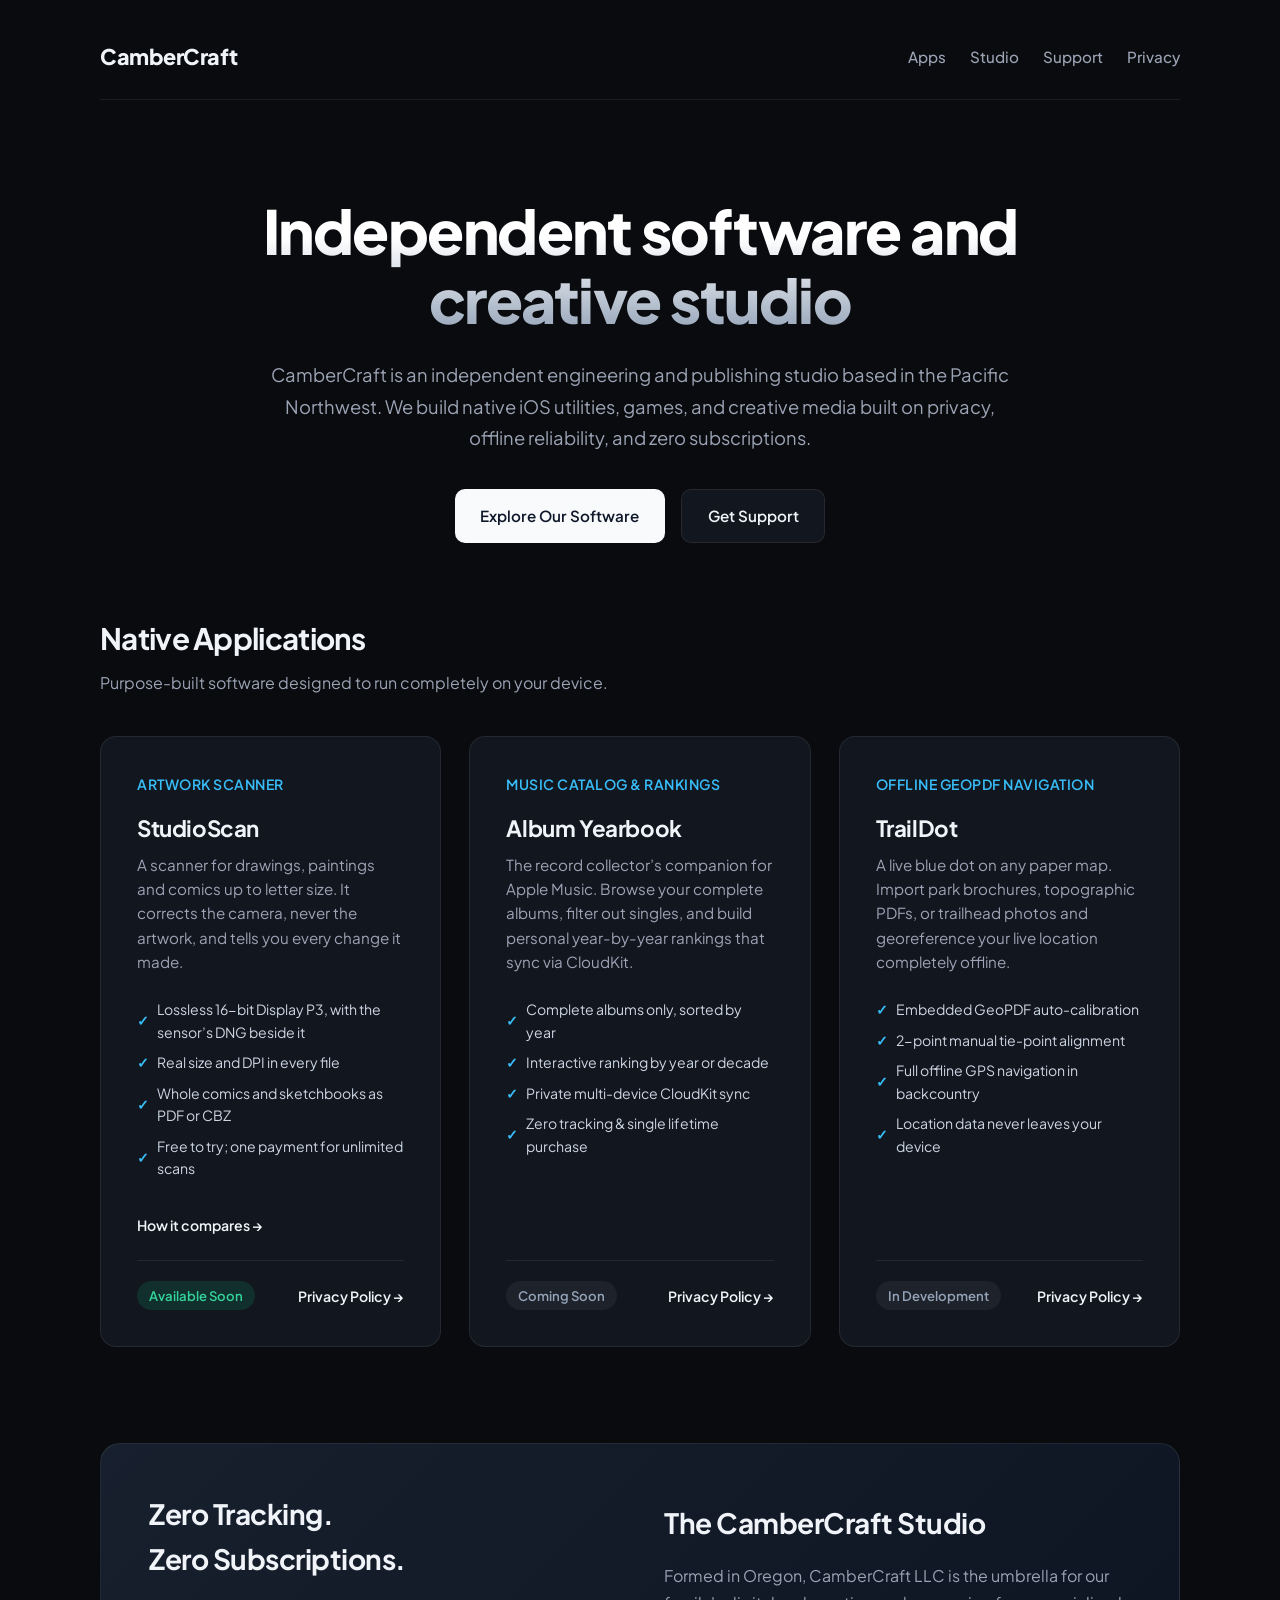
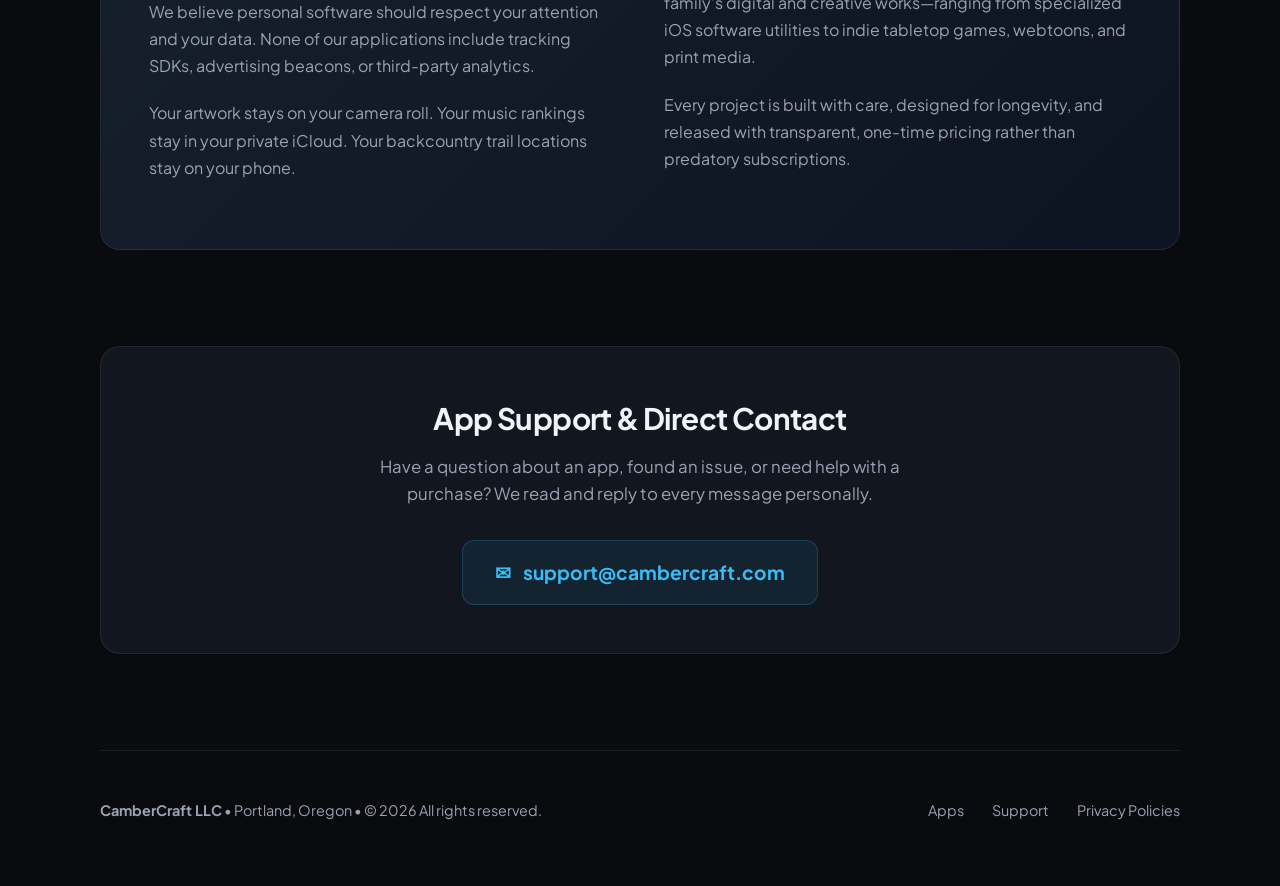
<file: index.html>
<!DOCTYPE html>
<html lang="en">
<head>
  <meta charset="UTF-8">
  <meta name="viewport" content="width=device-width, initial-scale=1.0">
  <title>CamberCraft — Independent Software &amp; Creative Studio</title>
  <meta name="description" content="CamberCraft LLC is an independent software and creative studio based in Oregon. Makers of StudioScan, Album Yearbook, and TrailDot.">
  <link rel="preconnect" href="https://fonts.googleapis.com">
  <link rel="preconnect" href="https://fonts.gstatic.com" crossorigin>
  <link href="https://fonts.googleapis.com/css2?family=Plus+Jakarta+Sans:wght@400;500;600;700;800&display=swap" rel="stylesheet">
  <style>
    :root {
      --bg: #090b0e;
      --card-bg: #12161f;
      --card-border: rgba(255, 255, 255, 0.08);
      --card-hover: rgba(255, 255, 255, 0.14);
      --text: #f0f3f8;
      --text-muted: #9ba3b4;
      --accent: #38bdf8;
      --accent-glow: rgba(56, 189, 248, 0.15);
      --font: 'Plus Jakarta Sans', -apple-system, BlinkMacSystemFont, "SF Pro Display", sans-serif;
    }

    * {
      box-sizing: border-box;
      margin: 0;
      padding: 0;
    }

    body {
      background-color: var(--bg);
      color: var(--text);
      font-family: var(--font);
      line-height: 1.6;
      -webkit-font-smoothing: antialiased;
      padding: 0 1.5rem;
    }

    .container {
      max-width: 1080px;
      margin: 0 auto;
    }

    /* Navigation */
    header {
      padding: 2.5rem 0 1.5rem;
      display: flex;
      justify-content: space-between;
      align-items: center;
      flex-wrap: wrap;
      gap: 1rem 2rem;
      border-bottom: 1px solid var(--card-border);
    }

    .logo {
      display: flex;
      align-items: center;
      gap: 0.75rem;
      text-decoration: none;
      color: var(--text);
      font-weight: 800;
      font-size: 1.35rem;
      letter-spacing: -0.5px;
    }

    .logo-badge {
      width: 34px;
      height: 34px;
      border-radius: 9px;
      background: linear-gradient(135deg, #38bdf8 0%, #6366f1 100%);
      display: flex;
      align-items: center;
      justify-content: center;
      color: #fff;
      font-weight: 800;
      font-size: 1.1rem;
      box-shadow: 0 4px 16px rgba(56, 189, 248, 0.3);
    }

    nav {
      display: flex;
      flex-wrap: wrap;
      gap: 0.5rem 1.5rem;
    }

    nav a {
      color: var(--text-muted);
      text-decoration: none;
      font-size: 0.95rem;
      font-weight: 500;
      transition: color 0.2s;
    }

    nav a:hover {
      color: var(--text);
    }

    /* Hero */
    .hero {
      padding: 6rem 0 4.5rem;
      text-align: center;
      max-width: 760px;
      margin: 0 auto;
    }

    .badge-pill {
      display: inline-flex;
      align-items: center;
      gap: 0.5rem;
      padding: 0.35rem 1rem;
      border-radius: 9999px;
      background: rgba(56, 189, 248, 0.08);
      border: 1px solid rgba(56, 189, 248, 0.2);
      color: var(--accent);
      font-size: 0.85rem;
      font-weight: 600;
      margin-bottom: 1.75rem;
    }

    .hero h1 {
      font-size: clamp(2.5rem, 5vw, 3.8rem);
      font-weight: 800;
      letter-spacing: -1.5px;
      line-height: 1.15;
      margin-bottom: 1.5rem;
      background: linear-gradient(180deg, #ffffff 30%, #94a3b8 100%);
      -webkit-background-clip: text;
      -webkit-text-fill-color: transparent;
    }

    .hero p {
      font-size: 1.15rem;
      color: var(--text-muted);
      margin-bottom: 2.25rem;
      line-height: 1.7;
    }

    .hero-actions {
      display: flex;
      justify-content: center;
      gap: 1rem;
      flex-wrap: wrap;
    }

    .btn {
      display: inline-flex;
      align-items: center;
      justify-content: center;
      padding: 0.85rem 1.6rem;
      border-radius: 10px;
      font-weight: 600;
      font-size: 0.95rem;
      text-decoration: none;
      transition: all 0.2s;
      cursor: pointer;
    }

    .btn-primary {
      background: #f8fafc;
      color: #0f172a;
    }

    .btn-primary:hover {
      background: #ffffff;
      transform: translateY(-1px);
      box-shadow: 0 4px 20px rgba(255, 255, 255, 0.2);
    }

    .btn-secondary {
      background: var(--card-bg);
      color: var(--text);
      border: 1px solid var(--card-border);
    }

    .btn-secondary:hover {
      border-color: var(--card-hover);
      background: rgba(255, 255, 255, 0.05);
    }

    /* Section Title */
    .section-header {
      margin-bottom: 2.5rem;
    }

    .section-header h2 {
      font-size: 1.85rem;
      font-weight: 700;
      letter-spacing: -0.7px;
      margin-bottom: 0.5rem;
    }

    .section-header p {
      color: var(--text-muted);
      font-size: 1rem;
    }

    /* App Cards Grid */
    .apps-grid {
      display: grid;
      grid-template-columns: repeat(auto-fit, minmax(min(320px, 100%), 1fr));
      gap: 1.75rem;
      margin-bottom: 6rem;
    }

    .app-card {
      background: var(--card-bg);
      border: 1px solid var(--card-border);
      border-radius: 16px;
      padding: 2.25rem;
      display: flex;
      flex-direction: column;
      justify-content: space-between;
      transition: transform 0.25s, border-color 0.25s, box-shadow 0.25s;
      position: relative;
      overflow: hidden;
    }

    .app-card:hover {
      transform: translateY(-4px);
      border-color: var(--card-hover);
      box-shadow: 0 16px 36px rgba(0, 0, 0, 0.35);
    }

    .app-icon-wrap {
      width: 54px;
      height: 54px;
      border-radius: 14px;
      margin-bottom: 1.5rem;
      display: flex;
      align-items: center;
      justify-content: center;
      font-size: 1.75rem;
      box-shadow: 0 4px 14px rgba(0,0,0,0.4);
    }

    .app-card.studioscan .app-icon-wrap {
      background: linear-gradient(135deg, #10b981, #06b6d4);
    }

    .app-card.longplayer .app-icon-wrap {
      background: linear-gradient(135deg, #f59e0b, #ef4444);
    }

    .app-card.traildot .app-icon-wrap {
      background: linear-gradient(135deg, #3b82f6, #6366f1);
    }

    .app-card h3 {
      font-size: 1.4rem;
      font-weight: 700;
      letter-spacing: -0.4px;
      margin-bottom: 0.35rem;
    }

    .app-tagline {
      font-size: 0.88rem;
      color: var(--accent);
      font-weight: 600;
      margin-bottom: 1rem;
      text-transform: uppercase;
      letter-spacing: 0.5px;
    }

    .app-card p {
      color: var(--text-muted);
      font-size: 0.95rem;
      line-height: 1.6;
      margin-bottom: 1.5rem;
    }

    .app-features {
      list-style: none;
      margin-bottom: 2rem;
      display: flex;
      flex-direction: column;
      gap: 0.5rem;
    }

    .app-features li {
      font-size: 0.88rem;
      color: #cbd5e1;
      display: flex;
      align-items: center;
      gap: 0.5rem;
    }

    .app-features li::before {
      content: "✓";
      color: var(--accent);
      font-weight: bold;
    }

    .app-footer {
      display: flex;
      justify-content: space-between;
      align-items: center;
      border-top: 1px solid var(--card-border);
      padding-top: 1.25rem;
      margin-top: auto;
    }

    .app-status {
      white-space: nowrap;
      font-size: 0.82rem;
      font-weight: 600;
      padding: 0.25rem 0.75rem;
      border-radius: 9999px;
      background: rgba(255, 255, 255, 0.05);
      color: #94a3b8;
    }

    .app-status.live {
      background: rgba(16, 185, 129, 0.15);
      color: #34d399;
    }

    .app-link {
      font-size: 0.88rem;
      color: var(--text);
      text-decoration: none;
      font-weight: 600;
      display: inline-flex;
      align-items: center;
      gap: 0.35rem;
    }

    .app-link:hover {
      color: var(--accent);
    }

    /* Privacy & Philosophy Callout */
    .philosophy {
      background: linear-gradient(135deg, rgba(30, 41, 59, 0.7) 0%, rgba(15, 23, 42, 0.7) 100%);
      border: 1px solid var(--card-border);
      border-radius: 20px;
      padding: 3rem;
      margin-bottom: 6rem;
      display: grid;
      grid-template-columns: 1fr 1fr;
      gap: 3rem;
      align-items: center;
    }

    @media (max-width: 768px) {
      .philosophy {
        grid-template-columns: 1fr;
        padding: 2rem;
      }
    }

    .philosophy h2 {
      font-size: 1.75rem;
      font-weight: 700;
      letter-spacing: -0.5px;
      margin-bottom: 1rem;
    }

    .philosophy p {
      color: var(--text-muted);
      line-height: 1.7;
      margin-bottom: 1.25rem;
    }

    /* Support Section */
    .support-section {
      background: var(--card-bg);
      border: 1px solid var(--card-border);
      border-radius: 20px;
      padding: 3rem;
      text-align: center;
      margin-bottom: 6rem;
    }

    .support-section h2 {
      font-size: 1.85rem;
      font-weight: 700;
      letter-spacing: -0.6px;
      margin-bottom: 0.75rem;
    }

    .support-section p {
      color: var(--text-muted);
      font-size: 1.05rem;
      max-width: 600px;
      margin: 0 auto 2rem;
    }

    .contact-email {
      display: inline-flex;
      align-items: center;
      gap: 0.75rem;
      font-size: 1.2rem;
      font-weight: 700;
      color: var(--accent);
      text-decoration: none;
      padding: 1rem 2rem;
      border-radius: 12px;
      background: rgba(56, 189, 248, 0.08);
      border: 1px solid rgba(56, 189, 248, 0.2);
      transition: all 0.2s;
      max-width: 100%;
      overflow-wrap: anywhere;
    }

    @media (max-width: 600px) {
      .support-section {
        padding: 2.5rem 1.25rem;
      }

      .contact-email {
        font-size: 1rem;
        gap: 0.5rem;
        padding: 0.85rem 1rem;
      }
    }

    .contact-email:hover {
      background: rgba(56, 189, 248, 0.16);
      transform: translateY(-2px);
    }

    /* Footer */
    footer {
      padding: 3rem 0 4rem;
      border-top: 1px solid var(--card-border);
      display: flex;
      justify-content: space-between;
      align-items: center;
      flex-wrap: wrap;
      gap: 1.5rem;
      color: var(--text-muted);
      font-size: 0.9rem;
    }

    .footer-links {
      display: flex;
      gap: 1.75rem;
    }

    .footer-links a {
      color: var(--text-muted);
      text-decoration: none;
      transition: color 0.2s;
    }

    .footer-links a:hover {
      color: var(--text);
    }
  </style>
</head>
<body>

  <div class="container">
    <!-- Header -->
    <header>
      <a href="#" class="logo">CamberCraft</a>
      <nav>
        <a href="#apps">Apps</a>
        <a href="#about">Studio</a>
        <a href="#support">Support</a>
        <a href="/privacy/">Privacy</a>
      </nav>
    </header>

    <!-- Hero -->
    <section class="hero">
      <h1>Independent software and creative studio</h1>
      <p>
        CamberCraft is an independent engineering and publishing studio based in the Pacific Northwest. We build native iOS utilities, games, and creative media built on privacy, offline reliability, and zero subscriptions.
      </p>
      <div class="hero-actions">
        <a href="#apps" class="btn btn-primary">Explore Our Software</a>
        <a href="#support" class="btn btn-secondary">Get Support</a>
      </div>
    </section>

    <!-- Apps Section -->
    <section id="apps">
      <div class="section-header">
        <h2>Native Applications</h2>
        <p>Purpose-built software designed to run completely on your device.</p>
      </div>

      <div class="apps-grid">
        <!-- StudioScan -->
        <div class="app-card studioscan">
          <div>
            <div class="app-tagline">Artwork Scanner</div>
            <h3>StudioScan</h3>
            <p>
              A scanner for drawings, paintings and comics up to letter size. It corrects the camera, never the artwork, and tells you every change it made.
            </p>
            <ul class="app-features">
              <li>Lossless 16-bit Display P3, with the sensor&rsquo;s DNG beside it</li>
              <li>Real size and DPI in every file</li>
              <li>Whole comics and sketchbooks as PDF or CBZ</li>
              <li>Free to try; one payment for unlimited scans</li>
            </ul>
            <a href="/studioscan/" class="app-link" style="margin-bottom:1.5rem">How it compares &rarr;</a>
          </div>
          <div class="app-footer">
            <span class="app-status live">Available Soon</span>
            <a href="/privacy/studioscan/" class="app-link">Privacy Policy &rarr;</a>
          </div>
        </div>

        <!-- Album Yearbook -->
        <div class="app-card longplayer">
          <div>
            <div class="app-tagline">Music Catalog &amp; Rankings</div>
            <h3>Album Yearbook</h3>
            <p>
              The record collector’s companion for Apple Music. Browse your complete albums, filter out singles, and build personal year-by-year rankings that sync via CloudKit.
            </p>
            <ul class="app-features">
              <li>Complete albums only, sorted by year</li>
              <li>Interactive ranking by year or decade</li>
              <li>Private multi-device CloudKit sync</li>
              <li>Zero tracking &amp; single lifetime purchase</li>
            </ul>
          </div>
          <div class="app-footer">
            <span class="app-status">Coming Soon</span>
            <a href="/privacy/album-yearbook/" class="app-link">Privacy Policy &rarr;</a>
          </div>
        </div>

        <!-- TrailDot -->
        <div class="app-card traildot">
          <div>
            <div class="app-tagline">Offline GeoPDF Navigation</div>
            <h3>TrailDot</h3>
            <p>
              A live blue dot on any paper map. Import park brochures, topographic PDFs, or trailhead photos and georeference your live location completely offline.
            </p>
            <ul class="app-features">
              <li>Embedded GeoPDF auto-calibration</li>
              <li>2-point manual tie-point alignment</li>
              <li>Full offline GPS navigation in backcountry</li>
              <li>Location data never leaves your device</li>
            </ul>
          </div>
          <div class="app-footer">
            <span class="app-status">In Development</span>
            <a href="/privacy/traildot/" class="app-link">Privacy Policy &rarr;</a>
          </div>
        </div>
      </div>
    </section>

    <!-- Philosophy -->
    <section class="philosophy" id="about">
      <div>
        <h2>Zero Tracking.<br>Zero Subscriptions.</h2>
        <p>
          We believe personal software should respect your attention and your data. None of our applications include tracking SDKs, advertising beacons, or third-party analytics.
        </p>
        <p>
          Your artwork stays on your camera roll. Your music rankings stay in your private iCloud. Your backcountry trail locations stay on your phone.
        </p>
      </div>
      <div>
        <h2>The CamberCraft Studio</h2>
        <p>
          Formed in Oregon, CamberCraft LLC is the umbrella for our family's digital and creative works—ranging from specialized iOS software utilities to indie tabletop games, webtoons, and print media.
        </p>
        <p>
          Every project is built with care, designed for longevity, and released with transparent, one-time pricing rather than predatory subscriptions.
        </p>
      </div>
    </section>

    <!-- Support Section -->
    <section class="support-section" id="support">
      <h2>App Support &amp; Direct Contact</h2>
      <p>
        Have a question about an app, found an issue, or need help with a purchase? We read and reply to every message personally.
      </p>
      <a href="mailto:support@cambercraft.com" class="contact-email">
        <span>✉</span> support@cambercraft.com
      </a>
    </section>

    <!-- Footer -->
    <footer>
      <div>
        <strong>CamberCraft LLC</strong> &bull; Portland, Oregon &bull; &copy; 2026 All rights reserved.
      </div>
      <div class="footer-links">
        <a href="#apps">Apps</a>
        <a href="#support">Support</a>
        <a href="/privacy/">Privacy Policies</a>
      </div>
    </footer>
  </div>

</body>
</html>
</file>
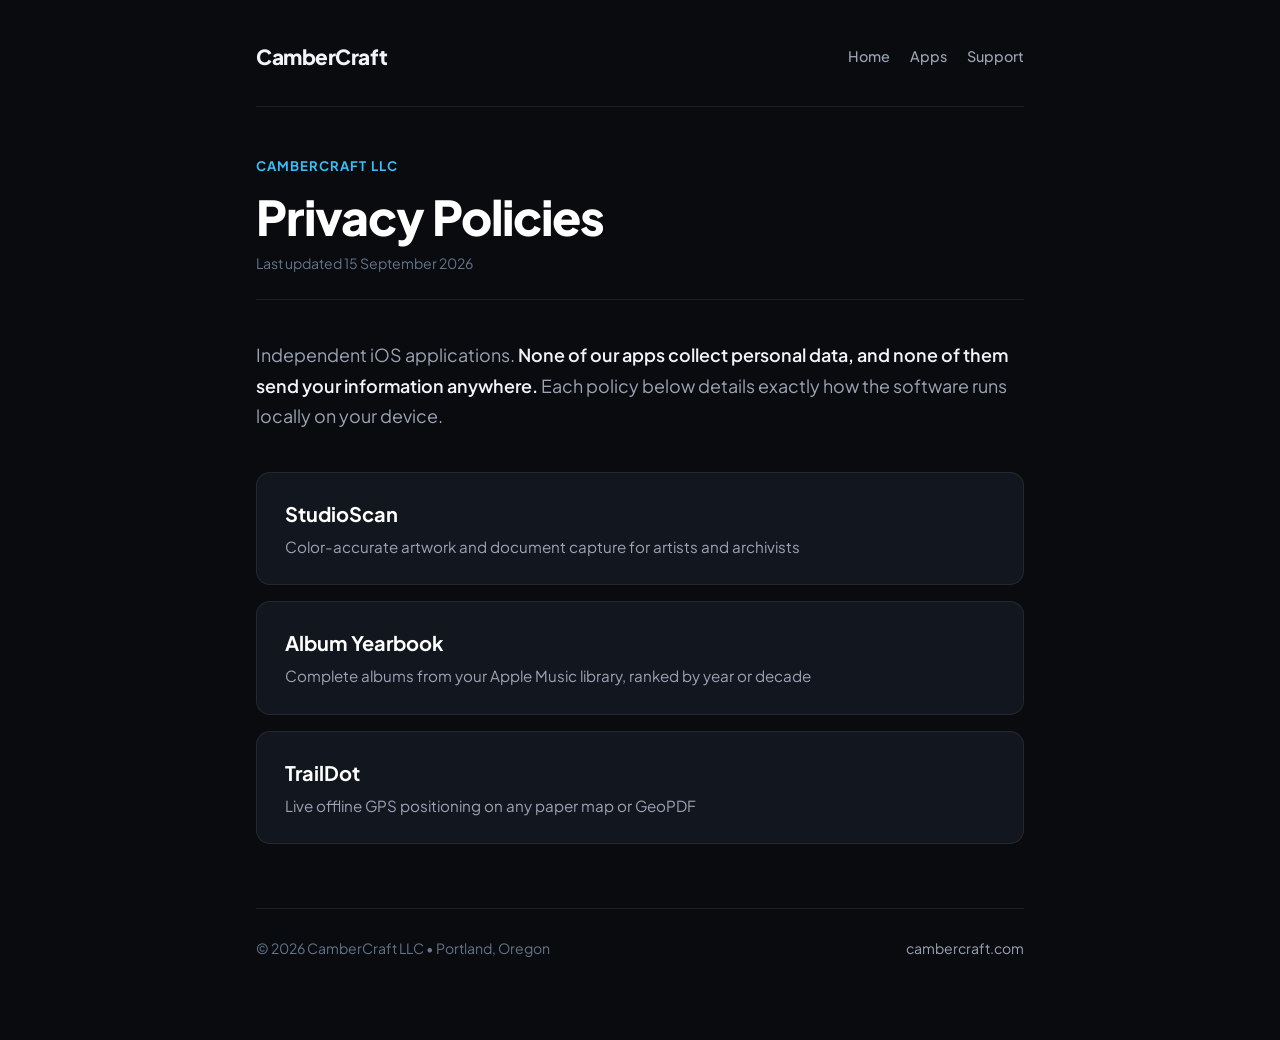
<file: privacy/index.html>
<!doctype html>
<html lang="en">
<head>
<meta charset="utf-8">
<meta name="viewport" content="width=device-width, initial-scale=1">
<title>Privacy Policies — CamberCraft</title>
<link rel="preconnect" href="https://fonts.googleapis.com">
<link rel="preconnect" href="https://fonts.gstatic.com" crossorigin>
<link href="https://fonts.googleapis.com/css2?family=Plus+Jakarta+Sans:wght@400;500;600;700;800&display=swap" rel="stylesheet">
<link rel="stylesheet" href="shared.css">
</head>
<body>
<div class="wrap">
  <header class="site-header">
    <a href="https://cambercraft.com" class="logo">CamberCraft</a>
    <nav class="nav-links">
      <a href="https://cambercraft.com">Home</a>
      <a href="https://cambercraft.com#apps">Apps</a>
      <a href="https://cambercraft.com#support">Support</a>
    </nav>
  </header>

  <p class="eyebrow">CamberCraft LLC</p>
  <h1>Privacy Policies</h1>
  <p class="updated">Last updated 15 September 2026</p>

  <p class="lede">Independent iOS applications. <strong>None of our apps collect personal data, and none of them send your information anywhere.</strong> Each policy below details exactly how the software runs locally on your device.</p>

  <ul class="apps">
    <li><a href="./studioscan/"><span class="name">StudioScan</span><span class="desc">Color-accurate artwork and document capture for artists and archivists</span></a></li>
    <li><a href="./album-yearbook/"><span class="name">Album Yearbook</span><span class="desc">Complete albums from your Apple Music library, ranked by year or decade</span></a></li>
    <li><a href="./traildot/"><span class="name">TrailDot</span><span class="desc">Live offline GPS positioning on any paper map or GeoPDF</span></a></li>
  </ul>

  <footer>
    <p>&copy; 2026 CamberCraft LLC &bull; Portland, Oregon</p>
    <p><a href="https://cambercraft.com">cambercraft.com</a></p>
  </footer>
</div>
</body>
</html>
</file>
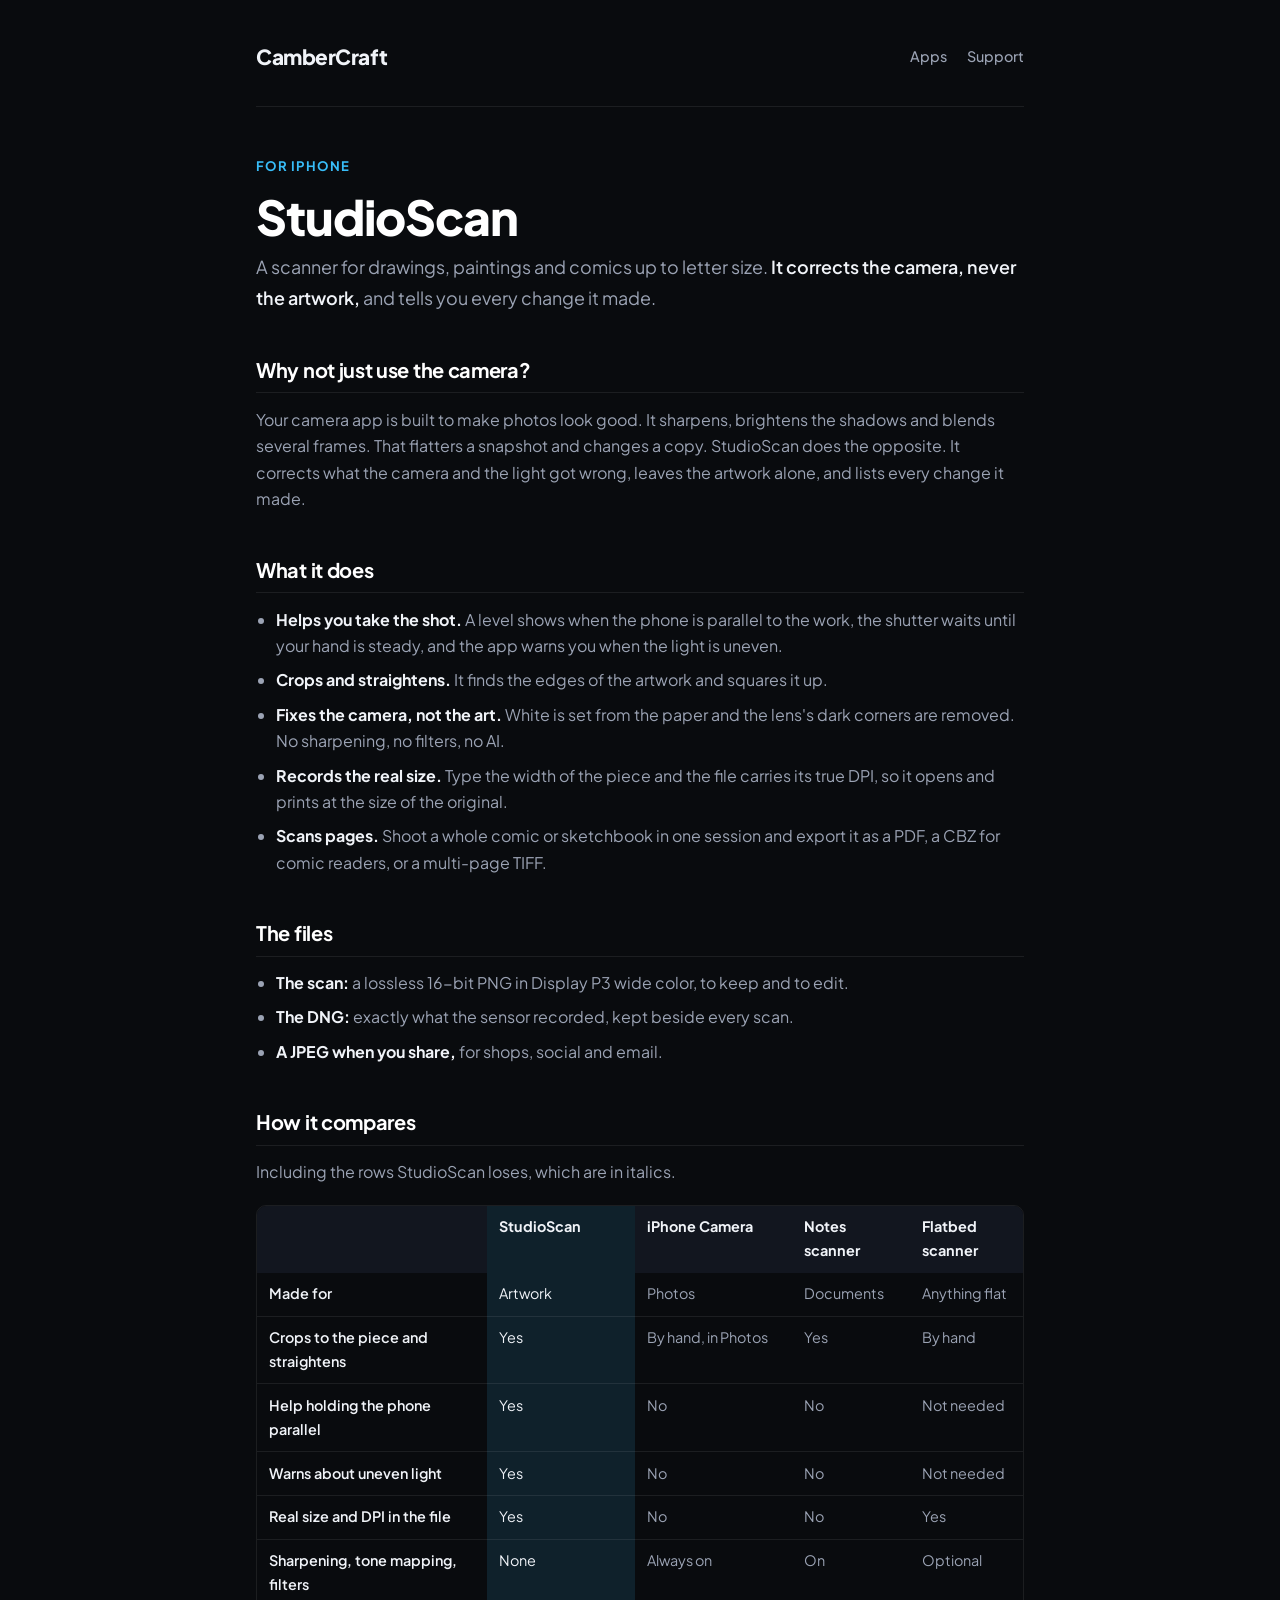
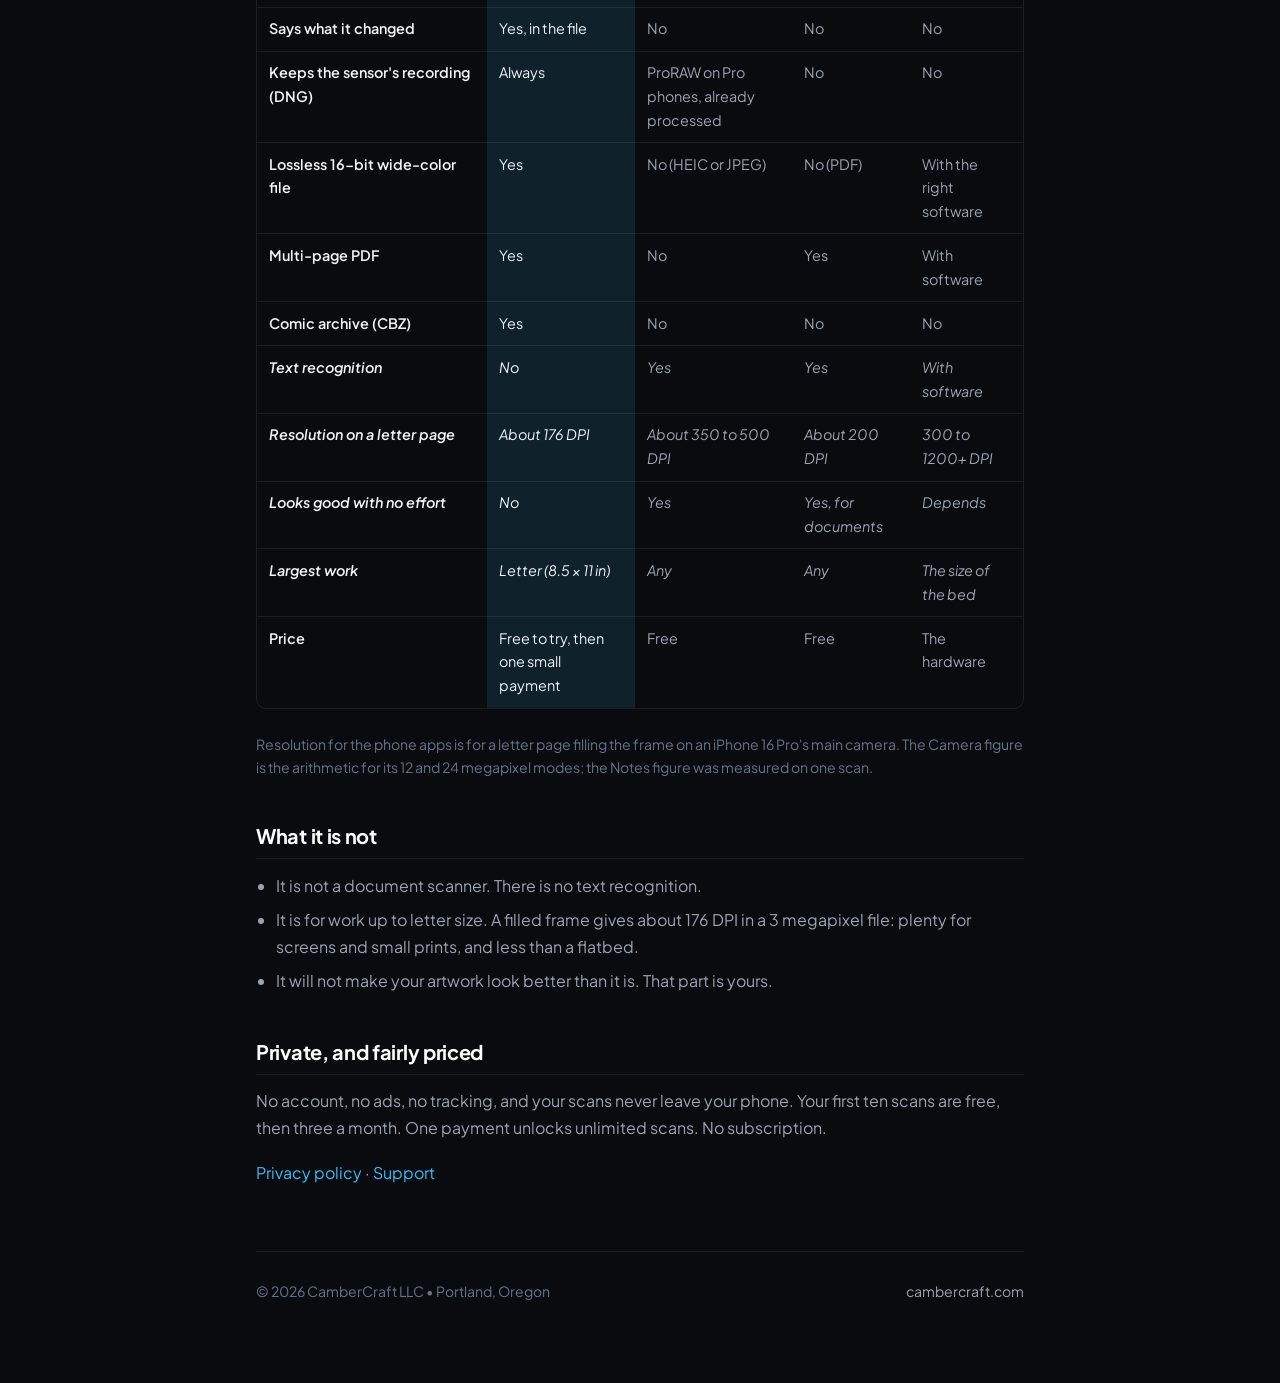
<file: studioscan/index.html>
<!doctype html>
<html lang="en">
<head>
<meta charset="utf-8">
<meta name="viewport" content="width=device-width, initial-scale=1">
<title>StudioScan — Artwork Scanner for iPhone</title>
<meta name="description" content="A scanner for drawings, paintings and comics up to letter size. It corrects the camera, never the artwork, and tells you every change it made.">
<link rel="preconnect" href="https://fonts.googleapis.com">
<link rel="preconnect" href="https://fonts.gstatic.com" crossorigin>
<link href="https://fonts.googleapis.com/css2?family=Plus+Jakarta+Sans:wght@400;500;600;700;800&display=swap" rel="stylesheet">
<link rel="stylesheet" href="../privacy/shared.css">
<style>
  .table-scroll { overflow-x: auto; margin: 0 0 1.5rem; border: 1px solid var(--card-border); border-radius: 10px; }
  table { border-collapse: collapse; width: 100%; min-width: 40rem; font-size: 0.9rem; }
  th, td { text-align: left; vertical-align: top; padding: 0.6rem 0.75rem; border-bottom: 1px solid var(--card-border); color: var(--text-muted); }
  thead th { color: var(--text); font-weight: 700; background: var(--card-bg); }
  tbody th { color: var(--text); font-weight: 600; width: 30%; }
  td.us, thead th.us { color: var(--text); background: var(--accent-glow); }
  tr.loses th, tr.loses td { font-style: italic; }
  tr:last-child th, tr:last-child td { border-bottom: none; }
  .note { font-size: 0.88rem; color: var(--text-faint); }
</style>
</head>
<body>
<div class="wrap">
  <header class="site-header">
    <a href="https://cambercraft.com" class="logo">CamberCraft</a>
    <nav class="nav-links">
      <a href="https://cambercraft.com#apps">Apps</a>
      <a href="https://cambercraft.com#support">Support</a>
    </nav>
  </header>

  <p class="eyebrow">For iPhone</p>
  <h1>StudioScan</h1>
  <p class="lede">A scanner for drawings, paintings and comics up to letter size. <strong>It corrects the camera, never the artwork,</strong> and tells you every change it made.</p>

  <h2>Why not just use the camera?</h2>
  <p>Your camera app is built to make photos look good. It sharpens, brightens the shadows and blends several frames. That flatters a snapshot and changes a copy. StudioScan does the opposite. It corrects what the camera and the light got wrong, leaves the artwork alone, and lists every change it made.</p>

  <h2>What it does</h2>
  <ul>
    <li><strong>Helps you take the shot.</strong> A level shows when the phone is parallel to the work, the shutter waits until your hand is steady, and the app warns you when the light is uneven.</li>
    <li><strong>Crops and straightens.</strong> It finds the edges of the artwork and squares it up.</li>
    <li><strong>Fixes the camera, not the art.</strong> White is set from the paper and the lens's dark corners are removed. No sharpening, no filters, no AI.</li>
    <li><strong>Records the real size.</strong> Type the width of the piece and the file carries its true DPI, so it opens and prints at the size of the original.</li>
    <li><strong>Scans pages.</strong> Shoot a whole comic or sketchbook in one session and export it as a PDF, a CBZ for comic readers, or a multi-page TIFF.</li>
  </ul>

  <h2>The files</h2>
  <ul>
    <li><strong>The scan:</strong> a lossless 16-bit PNG in Display P3 wide color, to keep and to edit.</li>
    <li><strong>The DNG:</strong> exactly what the sensor recorded, kept beside every scan.</li>
    <li><strong>A JPEG when you share,</strong> for shops, social and email.</li>
  </ul>

  <h2>How it compares</h2>
  <p>Including the rows StudioScan loses, which are in italics.</p>
  <div class="table-scroll">
    <table>
      <thead>
        <tr><th></th><th class="us">StudioScan</th><th>iPhone Camera</th><th>Notes scanner</th><th>Flatbed scanner</th></tr>
      </thead>
      <tbody>
        <tr><th>Made for</th><td class="us">Artwork</td><td>Photos</td><td>Documents</td><td>Anything flat</td></tr>
        <tr><th>Crops to the piece and straightens</th><td class="us">Yes</td><td>By hand, in Photos</td><td>Yes</td><td>By hand</td></tr>
        <tr><th>Help holding the phone parallel</th><td class="us">Yes</td><td>No</td><td>No</td><td>Not needed</td></tr>
        <tr><th>Warns about uneven light</th><td class="us">Yes</td><td>No</td><td>No</td><td>Not needed</td></tr>
        <tr><th>Real size and DPI in the file</th><td class="us">Yes</td><td>No</td><td>No</td><td>Yes</td></tr>
        <tr><th>Sharpening, tone mapping, filters</th><td class="us">None</td><td>Always on</td><td>On</td><td>Optional</td></tr>
        <tr><th>Says what it changed</th><td class="us">Yes, in the file</td><td>No</td><td>No</td><td>No</td></tr>
        <tr><th>Keeps the sensor's recording (DNG)</th><td class="us">Always</td><td>ProRAW on Pro phones, already processed</td><td>No</td><td>No</td></tr>
        <tr><th>Lossless 16-bit wide-color file</th><td class="us">Yes</td><td>No (HEIC or JPEG)</td><td>No (PDF)</td><td>With the right software</td></tr>
        <tr><th>Multi-page PDF</th><td class="us">Yes</td><td>No</td><td>Yes</td><td>With software</td></tr>
        <tr><th>Comic archive (CBZ)</th><td class="us">Yes</td><td>No</td><td>No</td><td>No</td></tr>
        <tr class="loses"><th>Text recognition</th><td class="us">No</td><td>Yes</td><td>Yes</td><td>With software</td></tr>
        <tr class="loses"><th>Resolution on a letter page</th><td class="us">About 176 DPI</td><td>About 350 to 500 DPI</td><td>About 200 DPI</td><td>300 to 1200+ DPI</td></tr>
        <tr class="loses"><th>Looks good with no effort</th><td class="us">No</td><td>Yes</td><td>Yes, for documents</td><td>Depends</td></tr>
        <tr class="loses"><th>Largest work</th><td class="us">Letter (8.5 × 11 in)</td><td>Any</td><td>Any</td><td>The size of the bed</td></tr>
        <tr><th>Price</th><td class="us">Free to try, then one small payment</td><td>Free</td><td>Free</td><td>The hardware</td></tr>
      </tbody>
    </table>
  </div>
  <p class="note">Resolution for the phone apps is for a letter page filling the frame on an iPhone 16 Pro's main camera. The Camera figure is the arithmetic for its 12 and 24 megapixel modes; the Notes figure was measured on one scan.</p>

  <h2>What it is not</h2>
  <ul>
    <li>It is not a document scanner. There is no text recognition.</li>
    <li>It is for work up to letter size. A filled frame gives about 176 DPI in a 3 megapixel file: plenty for screens and small prints, and less than a flatbed.</li>
    <li>It will not make your artwork look better than it is. That part is yours.</li>
  </ul>

  <h2>Private, and fairly priced</h2>
  <p>No account, no ads, no tracking, and your scans never leave your phone. Your first ten scans are free, then three a month. One payment unlocks unlimited scans. No subscription.</p>
  <p><a href="/privacy/studioscan/">Privacy policy</a> &middot; <a href="https://cambercraft.com#support">Support</a></p>

  <footer>
    <p>&copy; 2026 CamberCraft LLC &bull; Portland, Oregon</p>
    <p><a href="https://cambercraft.com">cambercraft.com</a></p>
  </footer>
</div>
</body>
</html>
</file>
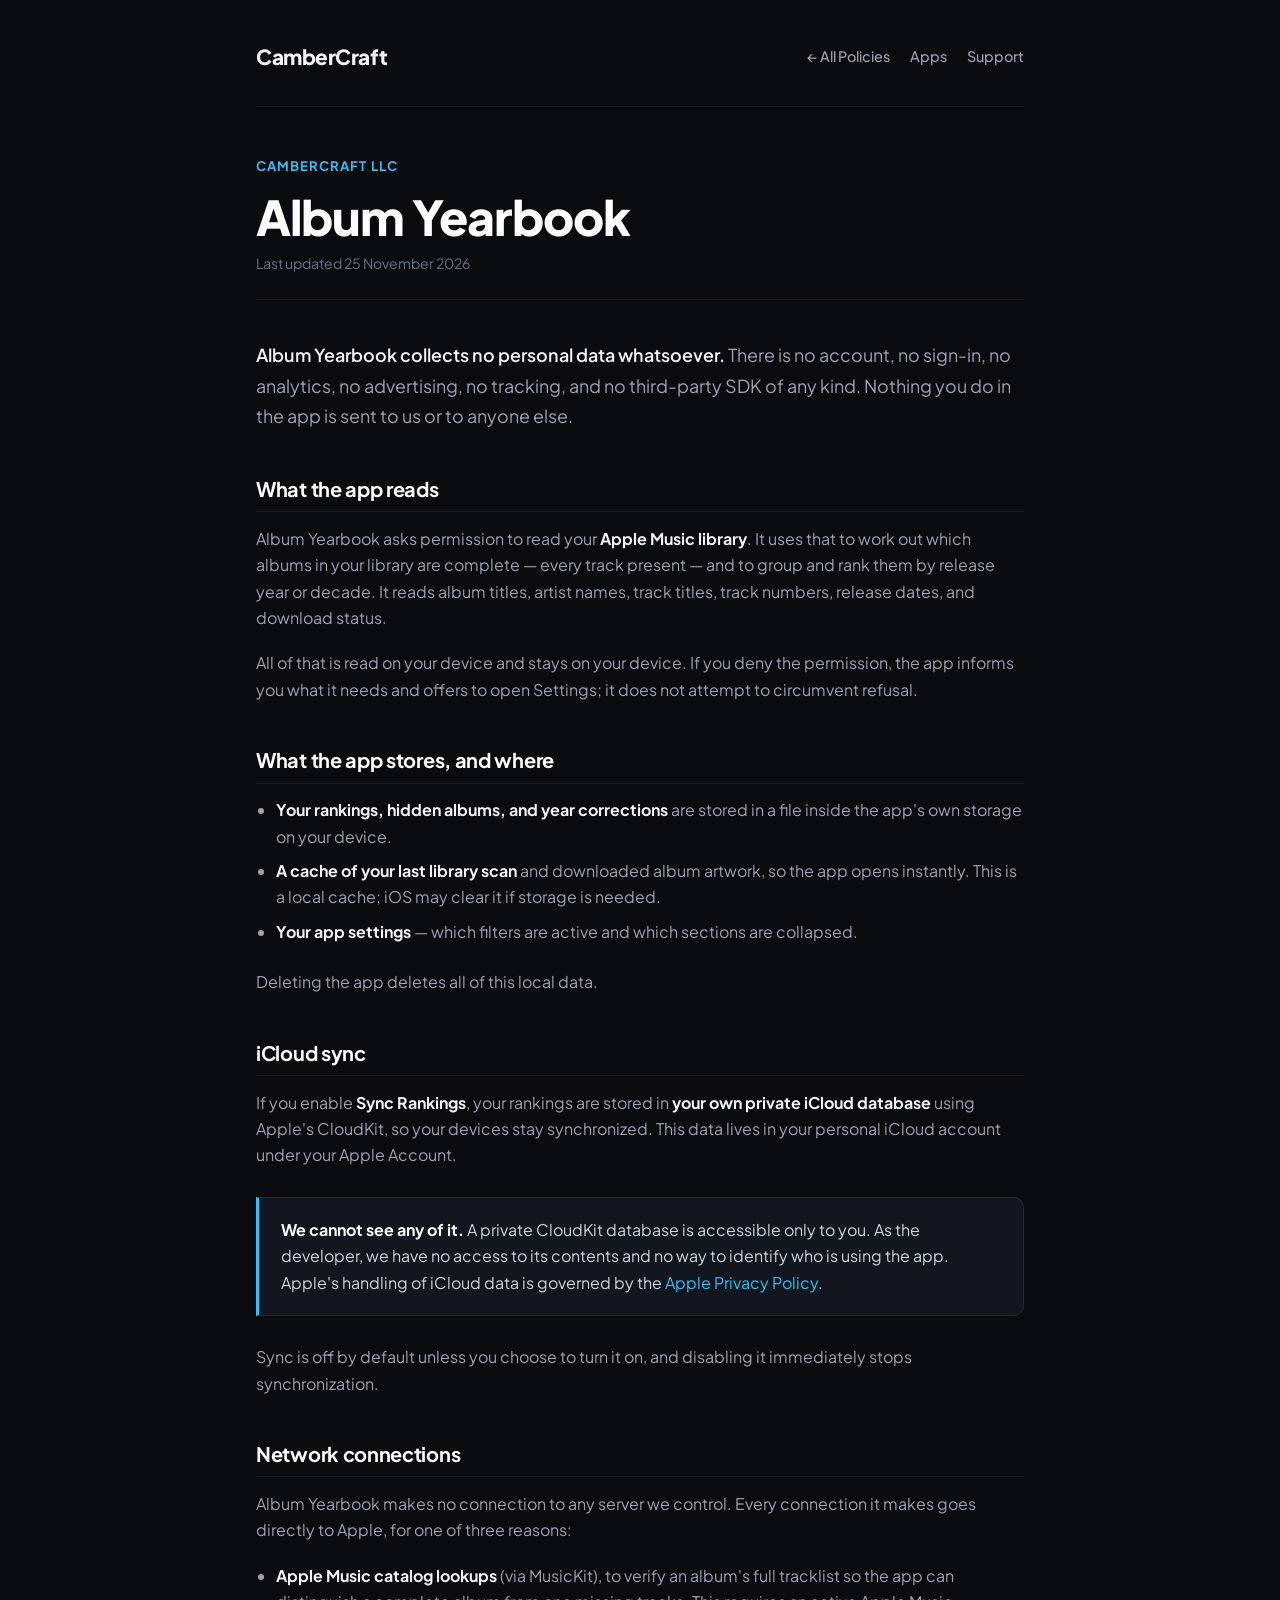
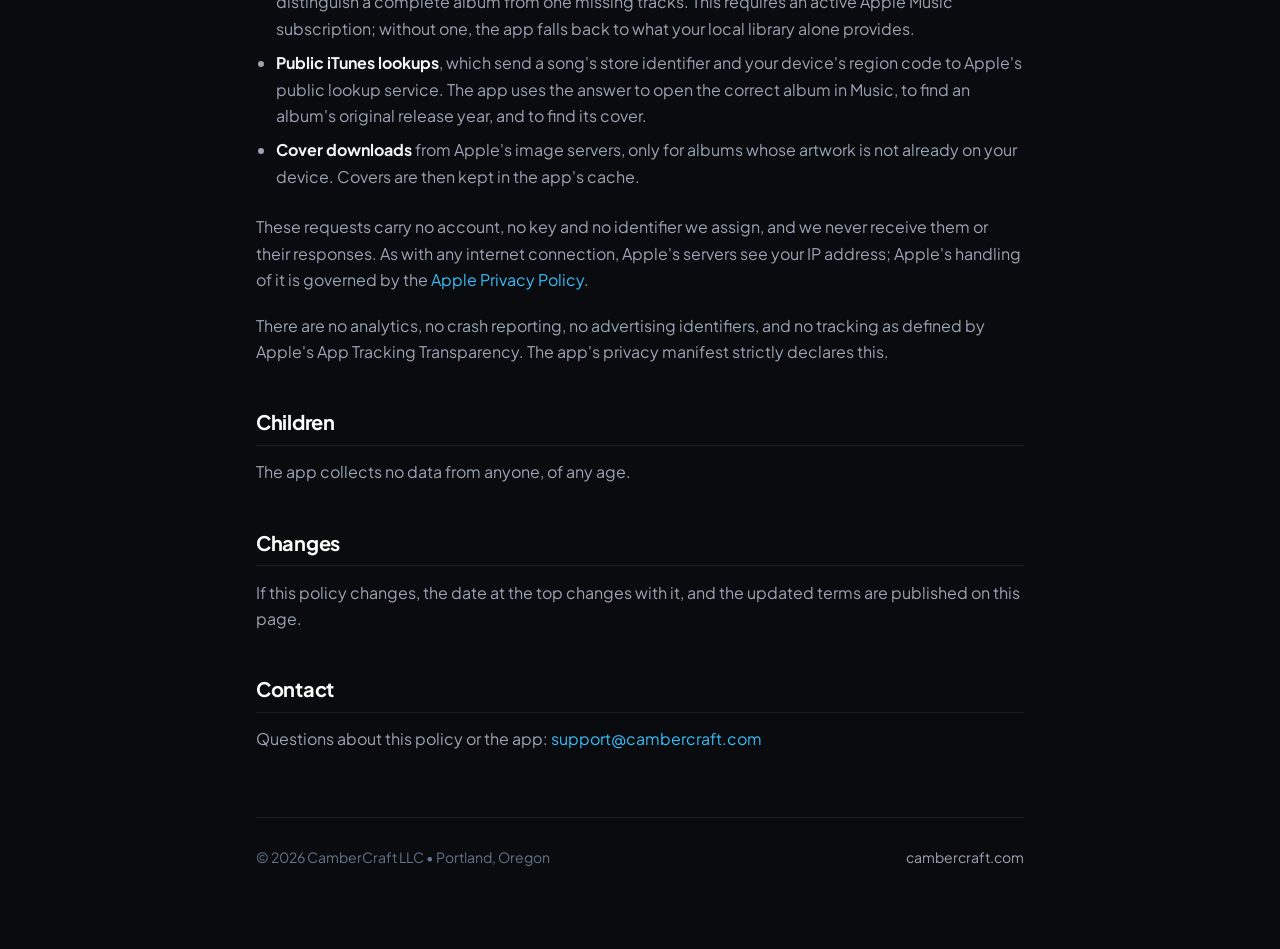
<file: privacy/album-yearbook/index.html>
<!doctype html>
<html lang="en">
<head>
<meta charset="utf-8">
<meta name="viewport" content="width=device-width, initial-scale=1">
<title>Album Yearbook — Privacy Policy</title>
<link rel="preconnect" href="https://fonts.googleapis.com">
<link rel="preconnect" href="https://fonts.gstatic.com" crossorigin>
<link href="https://fonts.googleapis.com/css2?family=Plus+Jakarta+Sans:wght@400;500;600;700;800&display=swap" rel="stylesheet">
<link rel="stylesheet" href="../shared.css">
</head>
<body>
<div class="wrap">
  <header class="site-header">
    <a href="https://cambercraft.com" class="logo">CamberCraft</a>
    <nav class="nav-links">
      <a href="../">&larr; All Policies</a>
      <a href="https://cambercraft.com#apps">Apps</a>
      <a href="https://cambercraft.com#support">Support</a>
    </nav>
  </header>

  <p class="eyebrow">CamberCraft LLC</p>
  <h1>Album Yearbook</h1>
  <p class="updated">Last updated 25 November 2026</p>

  <p class="lede"><strong>Album Yearbook collects no personal data whatsoever.</strong> There is no account, no sign-in, no analytics, no advertising, no tracking, and no third-party SDK of any kind. Nothing you do in the app is sent to us or to anyone else.</p>

  <h2>What the app reads</h2>
  <p>Album Yearbook asks permission to read your <strong>Apple Music library</strong>. It uses that to work out which albums in your library are complete — every track present — and to group and rank them by release year or decade. It reads album titles, artist names, track titles, track numbers, release dates, and download status.</p>
  <p>All of that is read on your device and stays on your device. If you deny the permission, the app informs you what it needs and offers to open Settings; it does not attempt to circumvent refusal.</p>

  <h2>What the app stores, and where</h2>
  <ul>
    <li><strong>Your rankings, hidden albums, and year corrections</strong> are stored in a file inside the app's own storage on your device.</li>
    <li><strong>A cache of your last library scan</strong> and downloaded album artwork, so the app opens instantly. This is a local cache; iOS may clear it if storage is needed.</li>
    <li><strong>Your app settings</strong> — which filters are active and which sections are collapsed.</li>
  </ul>
  <p>Deleting the app deletes all of this local data.</p>

  <h2>iCloud sync</h2>
  <p>If you enable <strong>Sync Rankings</strong>, your rankings are stored in <strong>your own private iCloud database</strong> using Apple's CloudKit, so your devices stay synchronized. This data lives in your personal iCloud account under your Apple Account.</p>
  <div class="callout"><p><strong>We cannot see any of it.</strong> A private CloudKit database is accessible only to you. As the developer, we have no access to its contents and no way to identify who is using the app. Apple's handling of iCloud data is governed by the <a href="https://www.apple.com/legal/privacy/">Apple Privacy Policy</a>.</p></div>
  <p>Sync is off by default unless you choose to turn it on, and disabling it immediately stops synchronization.</p>

  <h2>Network connections</h2>
  <p>Album Yearbook makes no connection to any server we control. Every connection it makes goes directly to Apple, for one of three reasons:</p>
  <ul>
    <li><strong>Apple Music catalog lookups</strong> (via MusicKit), to verify an album's full tracklist so the app can distinguish a complete album from one missing tracks. This requires an active Apple Music subscription; without one, the app falls back to what your local library alone provides.</li>
    <li><strong>Public iTunes lookups</strong>, which send a song's store identifier and your device's region code to Apple's public lookup service. The app uses the answer to open the correct album in Music, to find an album's original release year, and to find its cover.</li>
    <li><strong>Cover downloads</strong> from Apple's image servers, only for albums whose artwork is not already on your device. Covers are then kept in the app's cache.</li>
  </ul>
  <p>These requests carry no account, no key and no identifier we assign, and we never receive them or their responses. As with any internet connection, Apple's servers see your IP address; Apple's handling of it is governed by the <a href="https://www.apple.com/legal/privacy/">Apple Privacy Policy</a>.</p>
  <p>There are no analytics, no crash reporting, no advertising identifiers, and no tracking as defined by Apple's App Tracking Transparency. The app's privacy manifest strictly declares this.</p>

  <h2>Children</h2>
  <p>The app collects no data from anyone, of any age.</p>

  <h2>Changes</h2>
  <p>If this policy changes, the date at the top changes with it, and the updated terms are published on this page.</p>

  <h2>Contact</h2>
  <p>Questions about this policy or the app: <a href="mailto:support@cambercraft.com">support@cambercraft.com</a></p>

  <footer>
    <p>&copy; 2026 CamberCraft LLC &bull; Portland, Oregon</p>
    <p><a href="https://cambercraft.com">cambercraft.com</a></p>
  </footer>
</div>
</body>
</html>
</file>
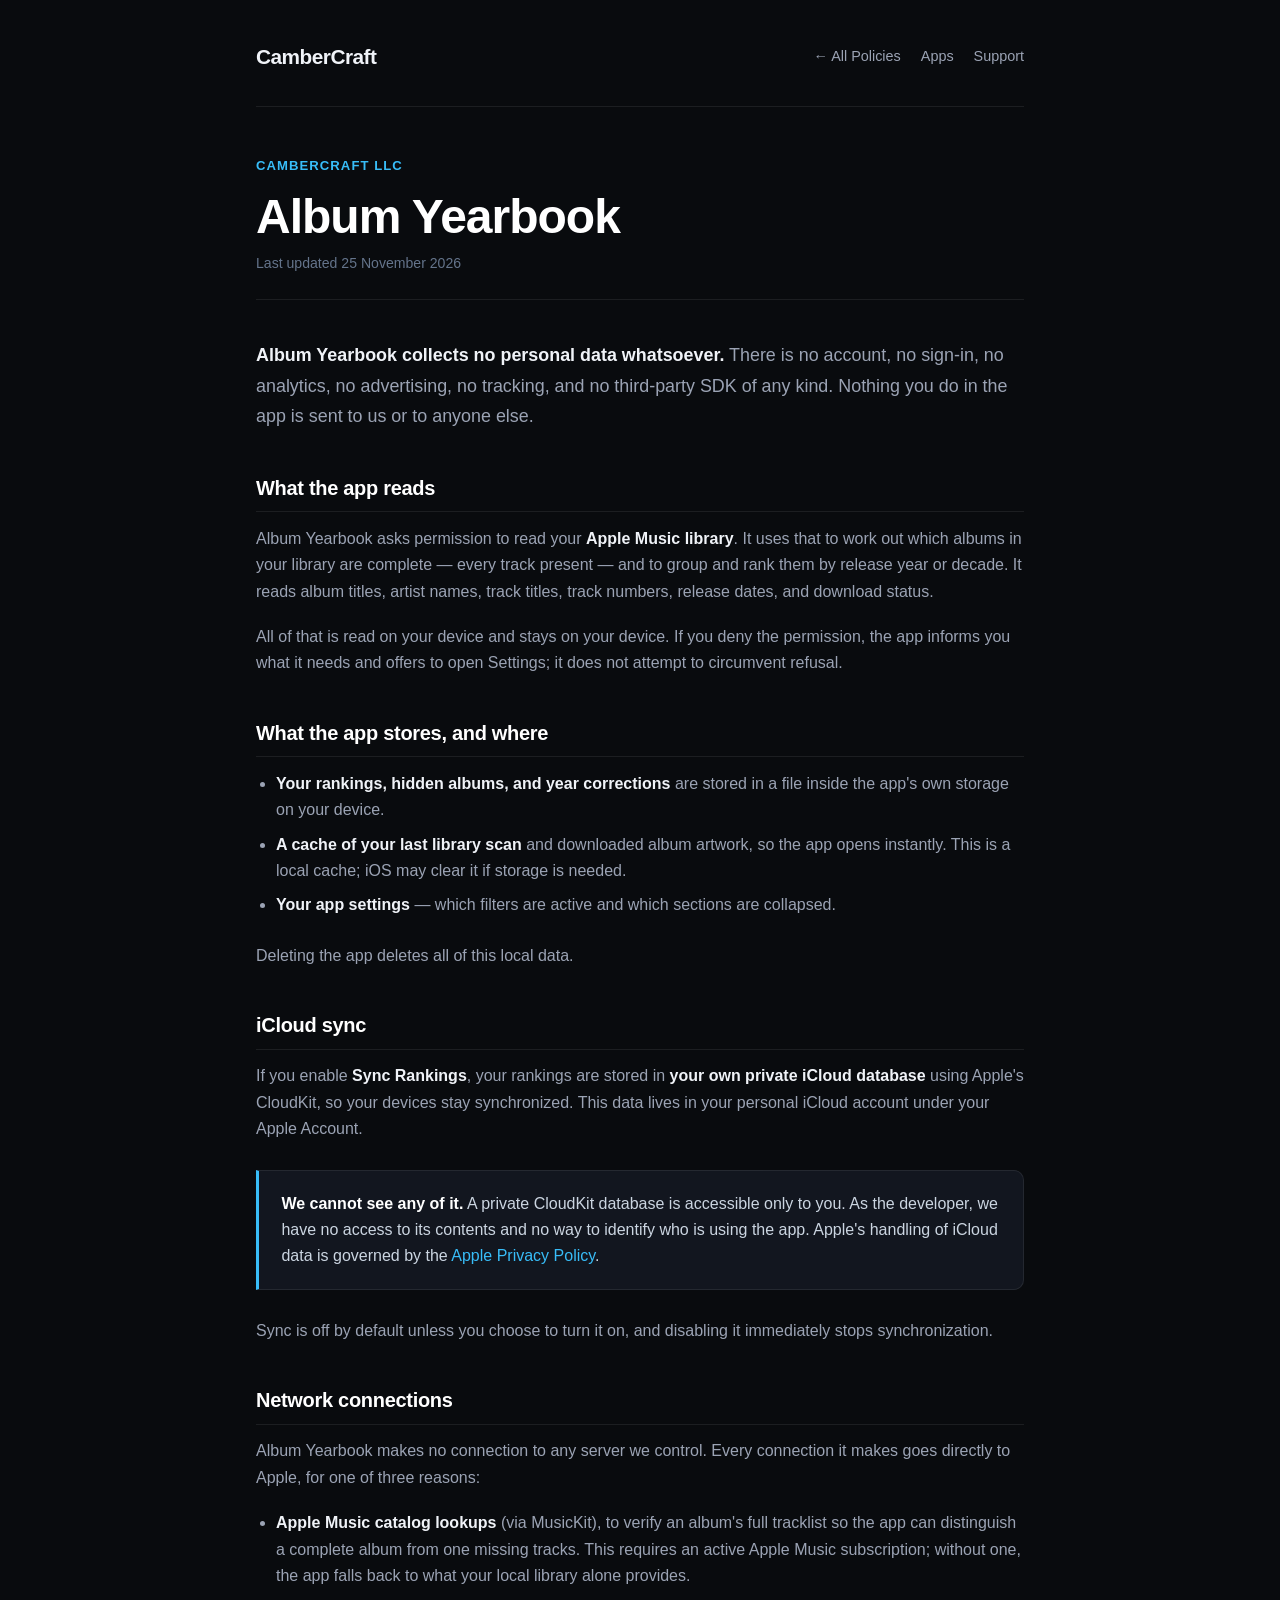
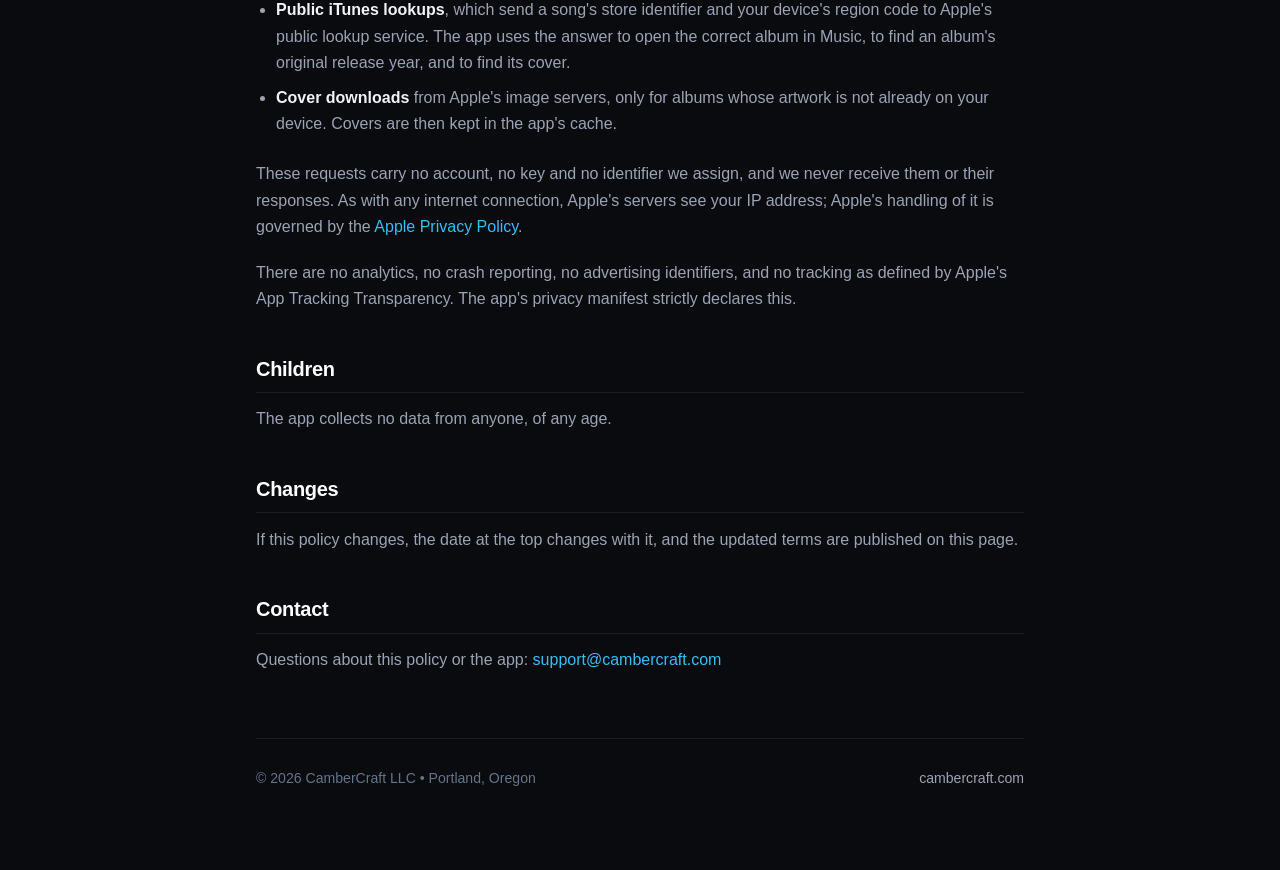
<file: privacy/long-player/index.html>
<!doctype html>
<html lang="en">
<head>
  <meta charset="utf-8">
  <meta http-equiv="refresh" content="0; url=../album-yearbook/">
  <link rel="canonical" href="../album-yearbook/">
  <title>Album Yearbook Privacy Policy</title>
</head>
<body>
  <p>This page has moved to <a href="../album-yearbook/">Album Yearbook's privacy policy</a>.</p>
</body>
</html>
</file>
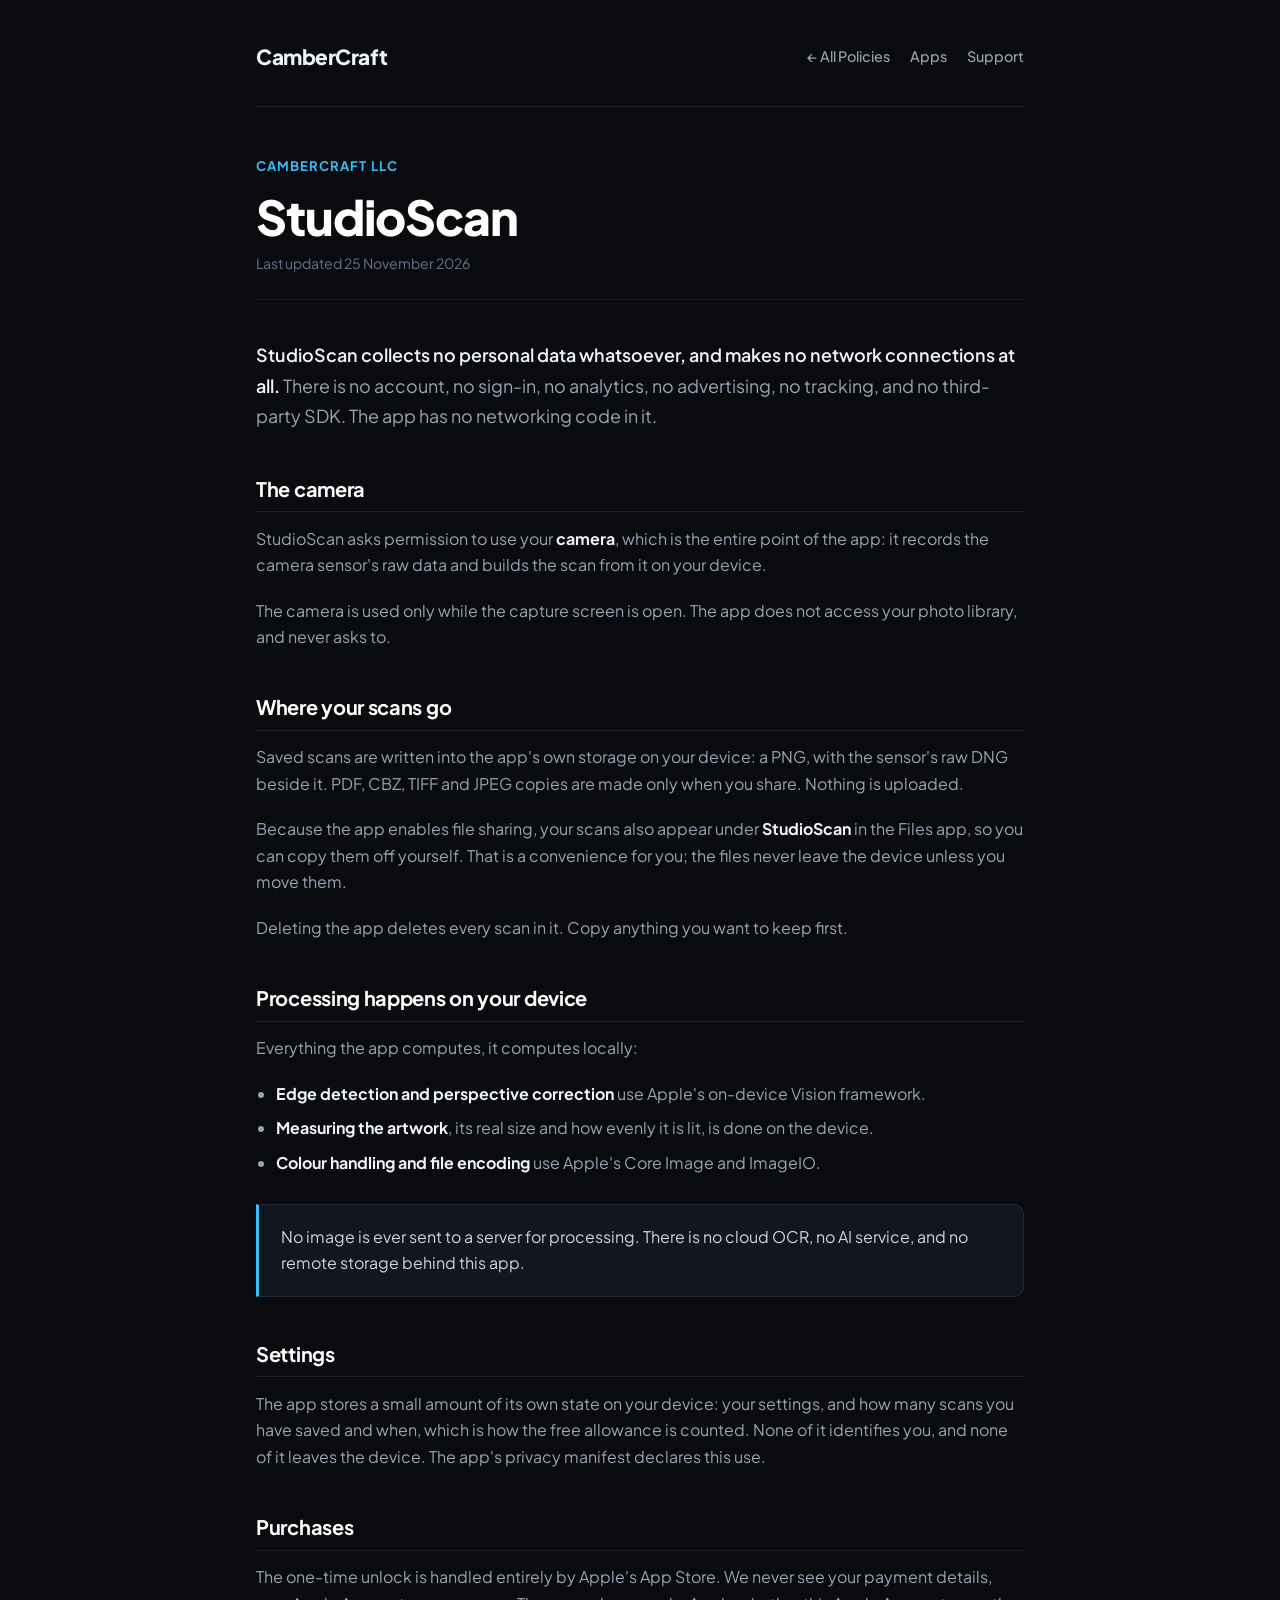
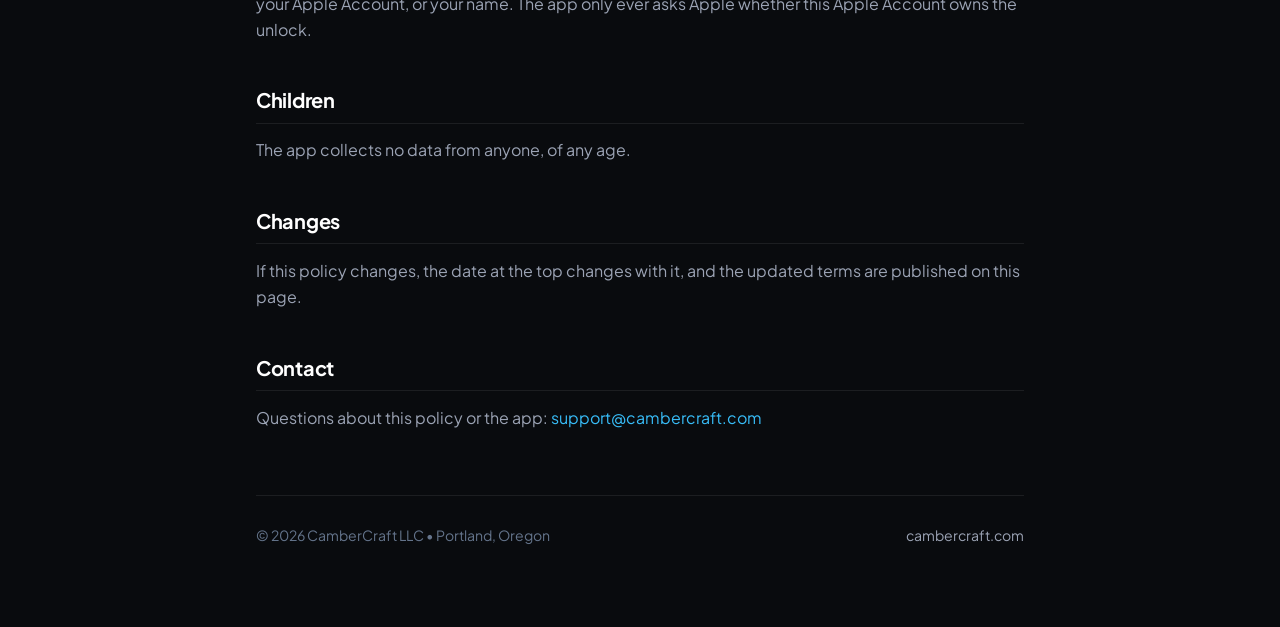
<file: privacy/studioscan/index.html>
<!doctype html>
<html lang="en">
<head>
<meta charset="utf-8">
<meta name="viewport" content="width=device-width, initial-scale=1">
<title>StudioScan — Privacy Policy</title>
<link rel="preconnect" href="https://fonts.googleapis.com">
<link rel="preconnect" href="https://fonts.gstatic.com" crossorigin>
<link href="https://fonts.googleapis.com/css2?family=Plus+Jakarta+Sans:wght@400;500;600;700;800&display=swap" rel="stylesheet">
<link rel="stylesheet" href="../shared.css">
</head>
<body>
<div class="wrap">
  <header class="site-header">
    <a href="https://cambercraft.com" class="logo">CamberCraft</a>
    <nav class="nav-links">
      <a href="../">&larr; All Policies</a>
      <a href="https://cambercraft.com#apps">Apps</a>
      <a href="https://cambercraft.com#support">Support</a>
    </nav>
  </header>

  <p class="eyebrow">CamberCraft LLC</p>
  <h1>StudioScan</h1>
  <p class="updated">Last updated 25 November 2026</p>

  <p class="lede"><strong>StudioScan collects no personal data whatsoever, and makes no network connections at all.</strong> There is no account, no sign-in, no analytics, no advertising, no tracking, and no third-party SDK. The app has no networking code in it.</p>

  <h2>The camera</h2>
  <p>StudioScan asks permission to use your <strong>camera</strong>, which is the entire point of the app: it records the camera sensor's raw data and builds the scan from it on your device.</p>
  <p>The camera is used only while the capture screen is open. The app does not access your photo library, and never asks to.</p>

  <h2>Where your scans go</h2>
  <p>Saved scans are written into the app's own storage on your device: a PNG, with the sensor's raw DNG beside it. PDF, CBZ, TIFF and JPEG copies are made only when you share. Nothing is uploaded.</p>
  <p>Because the app enables file sharing, your scans also appear under <strong>StudioScan</strong> in the Files app, so you can copy them off yourself. That is a convenience for you; the files never leave the device unless you move them.</p>
  <p>Deleting the app deletes every scan in it. Copy anything you want to keep first.</p>

  <h2>Processing happens on your device</h2>
  <p>Everything the app computes, it computes locally:</p>
  <ul>
    <li><strong>Edge detection and perspective correction</strong> use Apple's on-device Vision framework.</li>
    <li><strong>Measuring the artwork</strong>, its real size and how evenly it is lit, is done on the device.</li>
    <li><strong>Colour handling and file encoding</strong> use Apple's Core Image and ImageIO.</li>
  </ul>
  <div class="callout"><p>No image is ever sent to a server for processing. There is no cloud OCR, no AI service, and no remote storage behind this app.</p></div>

  <h2>Settings</h2>
  <p>The app stores a small amount of its own state on your device: your settings, and how many scans you have saved and when, which is how the free allowance is counted. None of it identifies you, and none of it leaves the device. The app's privacy manifest declares this use.</p>

  <h2>Purchases</h2>
  <p>The one-time unlock is handled entirely by Apple's App Store. We never see your payment details, your Apple Account, or your name. The app only ever asks Apple whether this Apple Account owns the unlock.</p>

  <h2>Children</h2>
  <p>The app collects no data from anyone, of any age.</p>

  <h2>Changes</h2>
  <p>If this policy changes, the date at the top changes with it, and the updated terms are published on this page.</p>

  <h2>Contact</h2>
  <p>Questions about this policy or the app: <a href="mailto:support@cambercraft.com">support@cambercraft.com</a></p>

  <footer>
    <p>&copy; 2026 CamberCraft LLC &bull; Portland, Oregon</p>
    <p><a href="https://cambercraft.com">cambercraft.com</a></p>
  </footer>
</div>
</body>
</html>
</file>
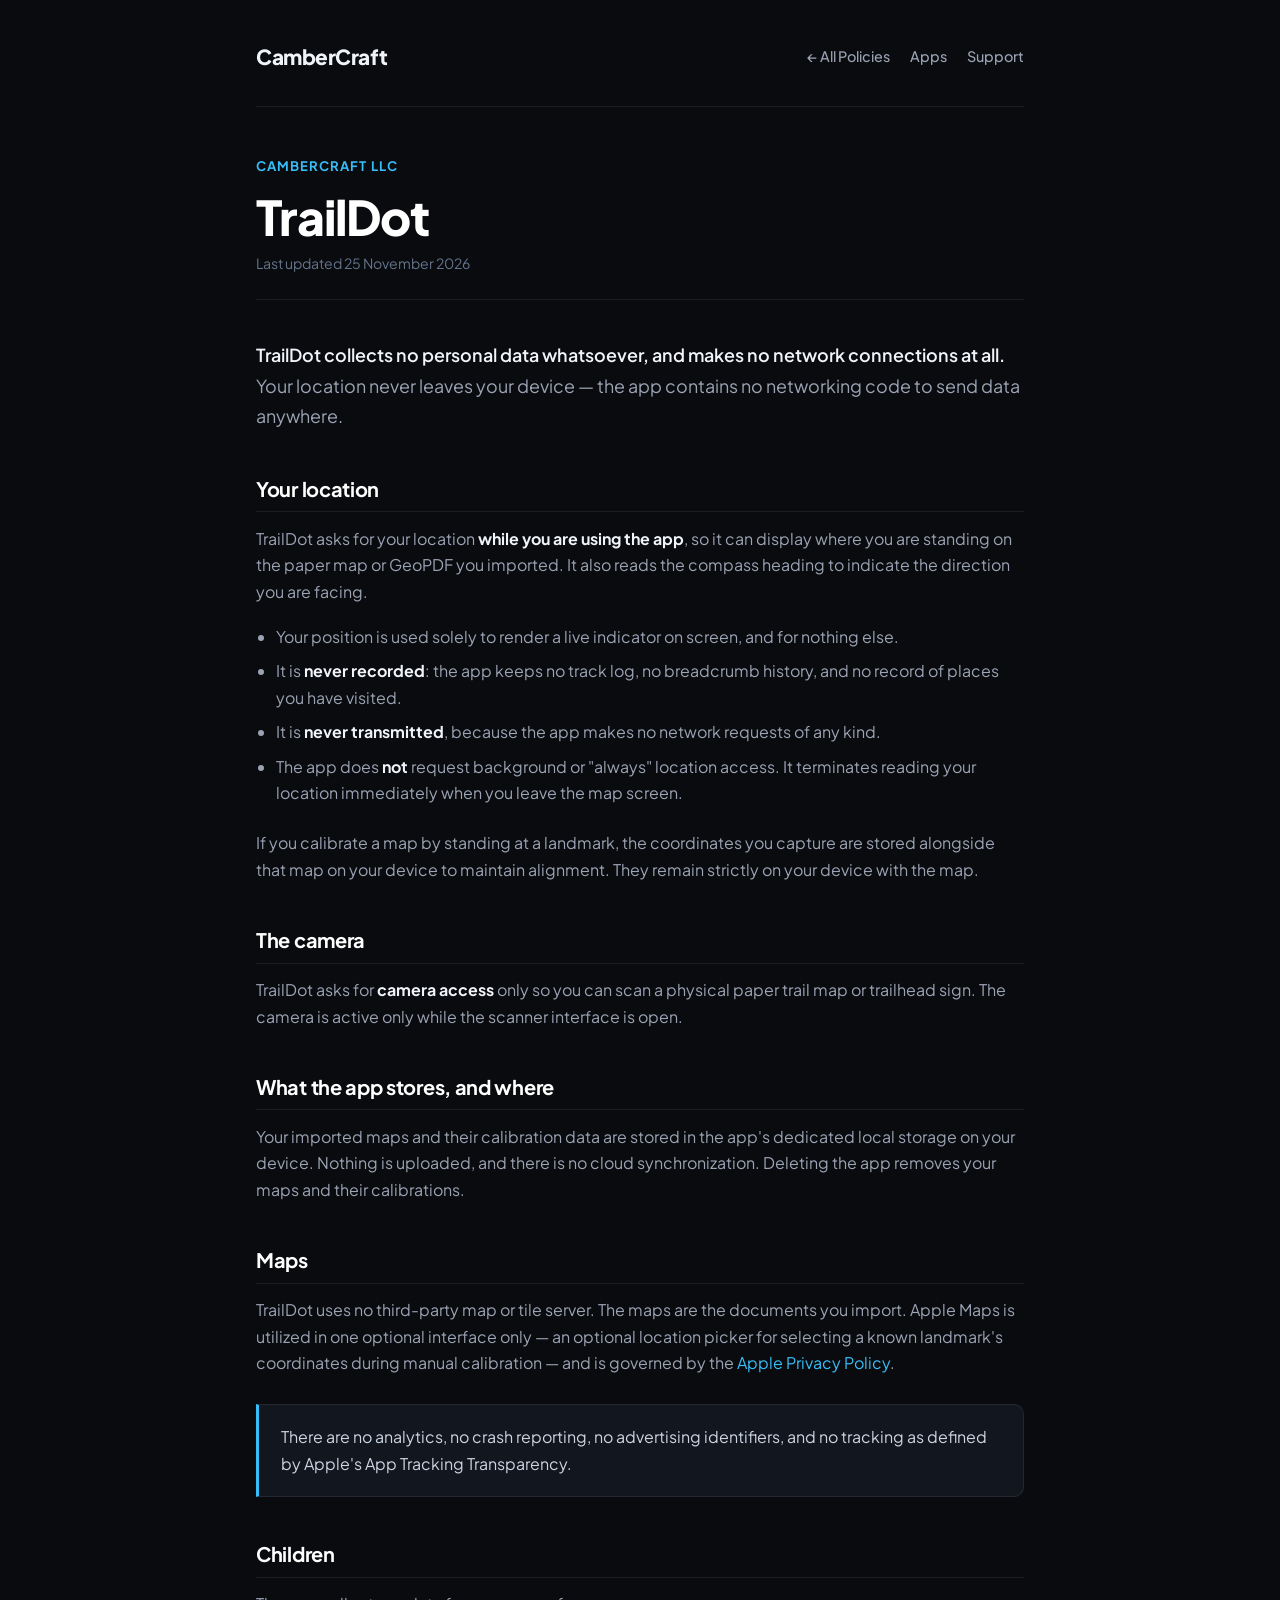
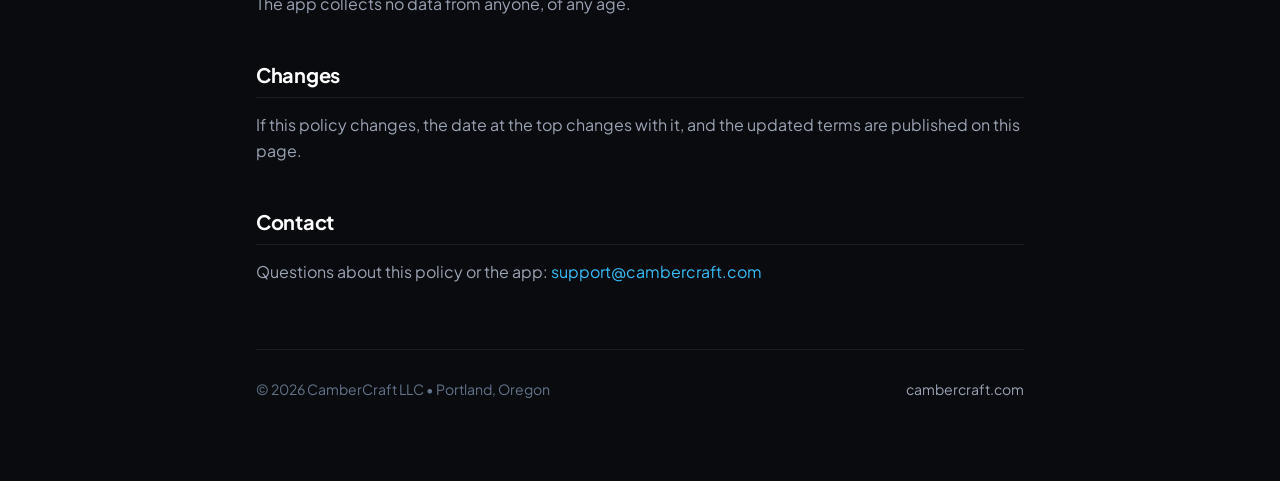
<file: privacy/traildot/index.html>
<!doctype html>
<html lang="en">
<head>
<meta charset="utf-8">
<meta name="viewport" content="width=device-width, initial-scale=1">
<title>TrailDot — Privacy Policy</title>
<link rel="preconnect" href="https://fonts.googleapis.com">
<link rel="preconnect" href="https://fonts.gstatic.com" crossorigin>
<link href="https://fonts.googleapis.com/css2?family=Plus+Jakarta+Sans:wght@400;500;600;700;800&display=swap" rel="stylesheet">
<link rel="stylesheet" href="../shared.css">
</head>
<body>
<div class="wrap">
  <header class="site-header">
    <a href="https://cambercraft.com" class="logo">CamberCraft</a>
    <nav class="nav-links">
      <a href="../">&larr; All Policies</a>
      <a href="https://cambercraft.com#apps">Apps</a>
      <a href="https://cambercraft.com#support">Support</a>
    </nav>
  </header>

  <p class="eyebrow">CamberCraft LLC</p>
  <h1>TrailDot</h1>
  <p class="updated">Last updated 25 November 2026</p>

  <p class="lede"><strong>TrailDot collects no personal data whatsoever, and makes no network connections at all.</strong> Your location never leaves your device — the app contains no networking code to send data anywhere.</p>

  <h2>Your location</h2>
  <p>TrailDot asks for your location <strong>while you are using the app</strong>, so it can display where you are standing on the paper map or GeoPDF you imported. It also reads the compass heading to indicate the direction you are facing.</p>
  <ul>
    <li>Your position is used solely to render a live indicator on screen, and for nothing else.</li>
    <li>It is <strong>never recorded</strong>: the app keeps no track log, no breadcrumb history, and no record of places you have visited.</li>
    <li>It is <strong>never transmitted</strong>, because the app makes no network requests of any kind.</li>
    <li>The app does <strong>not</strong> request background or "always" location access. It terminates reading your location immediately when you leave the map screen.</li>
  </ul>
  <p>If you calibrate a map by standing at a landmark, the coordinates you capture are stored alongside that map on your device to maintain alignment. They remain strictly on your device with the map.</p>

  <h2>The camera</h2>
  <p>TrailDot asks for <strong>camera access</strong> only so you can scan a physical paper trail map or trailhead sign. The camera is active only while the scanner interface is open.</p>

  <h2>What the app stores, and where</h2>
  <p>Your imported maps and their calibration data are stored in the app's dedicated local storage on your device. Nothing is uploaded, and there is no cloud synchronization. Deleting the app removes your maps and their calibrations.</p>

  <h2>Maps</h2>
  <p>TrailDot uses no third-party map or tile server. The maps are the documents you import. Apple Maps is utilized in one optional interface only — an optional location picker for selecting a known landmark's coordinates during manual calibration — and is governed by the <a href="https://www.apple.com/legal/privacy/">Apple Privacy Policy</a>.</p>

  <div class="callout"><p>There are no analytics, no crash reporting, no advertising identifiers, and no tracking as defined by Apple's App Tracking Transparency.</p></div>

  <h2>Children</h2>
  <p>The app collects no data from anyone, of any age.</p>

  <h2>Changes</h2>
  <p>If this policy changes, the date at the top changes with it, and the updated terms are published on this page.</p>

  <h2>Contact</h2>
  <p>Questions about this policy or the app: <a href="mailto:support@cambercraft.com">support@cambercraft.com</a></p>

  <footer>
    <p>&copy; 2026 CamberCraft LLC &bull; Portland, Oregon</p>
    <p><a href="https://cambercraft.com">cambercraft.com</a></p>
  </footer>
</div>
</body>
</html>
</file>
<file: privacy/shared.css>
:root {
  --bg: #090b0e;
  --card-bg: #12161f;
  --card-border: rgba(255, 255, 255, 0.08);
  --card-hover: rgba(255, 255, 255, 0.14);
  --text: #f0f3f8;
  --text-muted: #9ba3b4;
  --text-faint: #64748b;
  --accent: #38bdf8;
  --accent-glow: rgba(56, 189, 248, 0.12);
  --font: 'Plus Jakarta Sans', -apple-system, BlinkMacSystemFont, "SF Pro Display", sans-serif;
}

* {
  box-sizing: border-box;
  margin: 0;
  padding: 0;
}

body {
  background-color: var(--bg);
  color: var(--text);
  font-family: var(--font);
  line-height: 1.65;
  -webkit-font-smoothing: antialiased;
  padding: 0 1.5rem;
}

.wrap {
  max-width: 48rem;
  margin: 0 auto;
  padding: 2.5rem 0 5rem;
}

/* Site Header */
.site-header {
  display: flex;
  justify-content: space-between;
  align-items: center;
  flex-wrap: wrap;
  gap: 1rem 2rem;
  padding-bottom: 2rem;
  margin-bottom: 3rem;
  border-bottom: 1px solid var(--card-border);
}

.logo {
  text-decoration: none;
  color: var(--text);
  font-weight: 800;
  font-size: 1.3rem;
  letter-spacing: -0.5px;
}

.nav-links {
  display: flex;
  flex-wrap: wrap;
  gap: 0.5rem 1.25rem;
}

.nav-links a {
  color: var(--text-muted);
  text-decoration: none;
  font-size: 0.9rem;
  font-weight: 500;
  transition: color 0.2s;
}

.nav-links a:hover {
  color: var(--text);
}

/* Eyebrow & Titles */
.eyebrow {
  font-size: 0.82rem;
  font-weight: 700;
  letter-spacing: 0.08em;
  text-transform: uppercase;
  color: var(--accent);
  margin-bottom: 0.75rem;
}

h1 {
  font-size: clamp(2.2rem, 5vw, 3rem);
  font-weight: 800;
  letter-spacing: -1px;
  line-height: 1.15;
  margin-bottom: 0.5rem;
  color: #ffffff;
}

.updated {
  color: var(--text-faint);
  font-size: 0.88rem;
  margin-bottom: 2.5rem;
  padding-bottom: 1.5rem;
  border-bottom: 1px solid var(--card-border);
}

.lede {
  font-size: 1.12rem;
  color: var(--text-muted);
  line-height: 1.7;
  margin-bottom: 2.5rem;
}

.lede strong {
  color: var(--text);
  font-weight: 600;
}

h2 {
  font-size: 1.25rem;
  font-weight: 700;
  letter-spacing: -0.3px;
  color: #ffffff;
  margin: 2.5rem 0 0.85rem;
  padding-bottom: 0.4rem;
  border-bottom: 1px solid var(--card-border);
}

p {
  color: var(--text-muted);
  margin-bottom: 1.2rem;
  font-size: 1rem;
}

p strong {
  color: var(--text);
}

ul {
  margin: 0 0 1.5rem;
  padding-left: 1.25rem;
  color: var(--text-muted);
}

li {
  margin-bottom: 0.5rem;
}

li strong {
  color: var(--text);
}

a {
  color: var(--accent);
  text-decoration: none;
  transition: color 0.2s;
}

a:hover {
  text-decoration: underline;
}

code {
  font-family: ui-monospace, Menlo, Monaco, monospace;
  font-size: 0.88em;
  background: var(--card-bg);
  border: 1px solid var(--card-border);
  padding: 0.15em 0.4em;
  border-radius: 4px;
  color: #e2e8f0;
}

/* Callout */
.callout {
  border-left: 3px solid var(--accent);
  background: var(--card-bg);
  border-radius: 0 10px 10px 0;
  padding: 1.2rem 1.4rem;
  margin: 1.75rem 0;
  border-top: 1px solid var(--card-border);
  border-right: 1px solid var(--card-border);
  border-bottom: 1px solid var(--card-border);
}

.callout p {
  color: #cbd5e1;
  margin: 0;
}

.callout p strong {
  color: #ffffff;
}

/* App list on privacy index */
.apps {
  list-style: none;
  padding: 0;
  display: flex;
  flex-direction: column;
  gap: 1rem;
  margin: 2rem 0 3.5rem;
}

.apps li {
  margin: 0;
}

.apps a {
  display: block;
  background: var(--card-bg);
  border: 1px solid var(--card-border);
  border-radius: 14px;
  padding: 1.5rem 1.75rem;
  text-decoration: none;
  transition: transform 0.2s, border-color 0.2s, box-shadow 0.2s;
}

.apps a:hover {
  transform: translateY(-2px);
  border-color: var(--card-hover);
  box-shadow: 0 10px 25px rgba(0, 0, 0, 0.3);
  text-decoration: none;
}

.apps .name {
  font-weight: 700;
  font-size: 1.25rem;
  color: #ffffff;
  display: block;
  margin-bottom: 0.25rem;
}

.apps .desc {
  color: var(--text-muted);
  font-size: 0.95rem;
}

/* Footer */
footer {
  margin-top: 4rem;
  padding-top: 1.75rem;
  border-top: 1px solid var(--card-border);
  font-size: 0.88rem;
  color: var(--text-faint);
  display: flex;
  justify-content: space-between;
  align-items: center;
  flex-wrap: wrap;
  gap: 1rem;
}

footer p {
  margin: 0;
  font-size: inherit;
  color: inherit;
}

footer a {
  color: var(--text-muted);
}

footer a:hover {
  color: var(--text);
}
</file>
